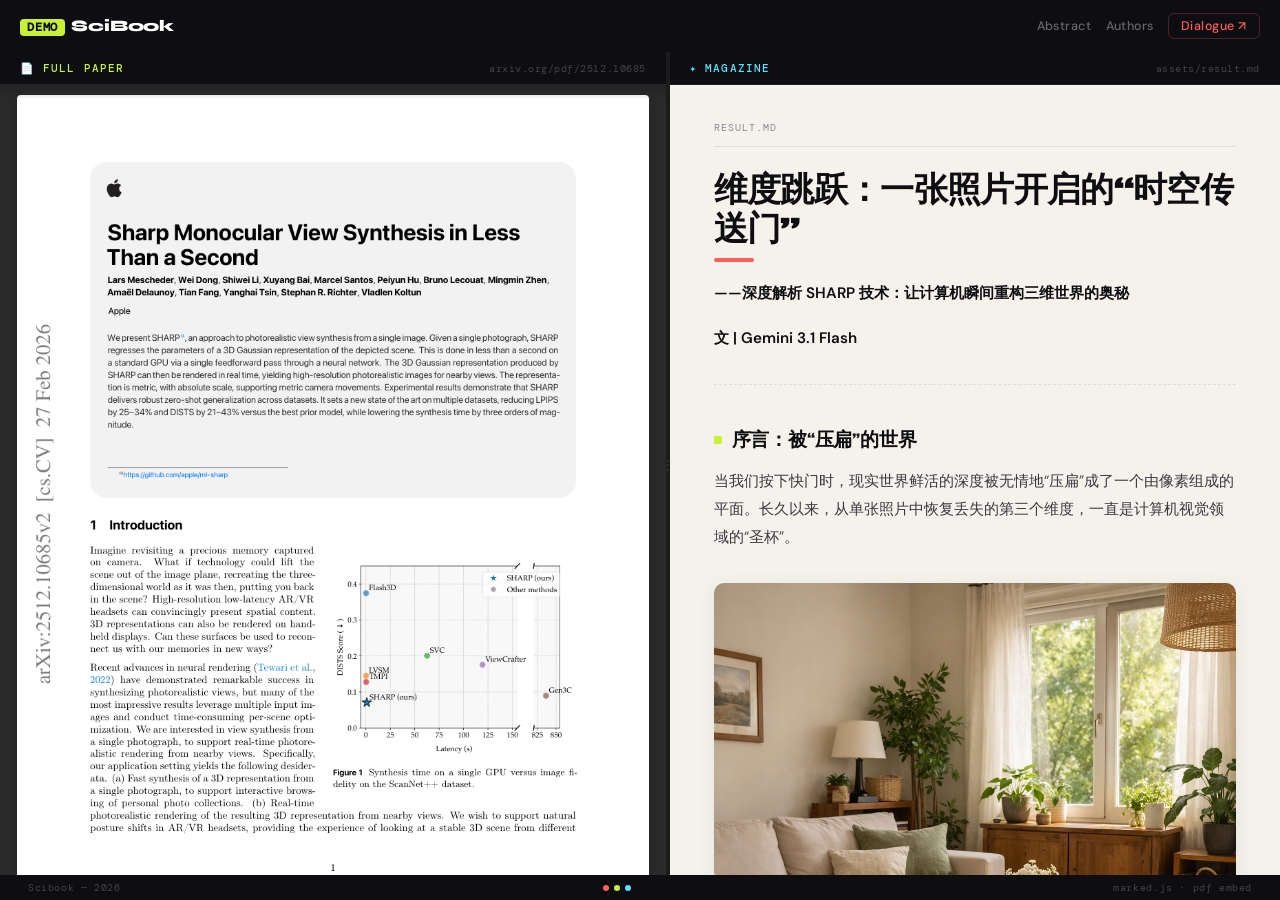
<file: index.html>
<!DOCTYPE html>
<html lang="zh">

<head>
  <meta charset="UTF-8" />
  <meta name="viewport" content="width=device-width, initial-scale=1.0" />
  <title>SciBook Demo</title>
  <link rel="preconnect" href="https://fonts.googleapis.com">
  <link
    href="https://fonts.googleapis.com/css2?family=Syne:wght@400;600;700;800&family=DM+Sans:ital,wght@0,300;0,400;0,500;1,300&family=DM+Mono:wght@400;500&display=swap"
    rel="stylesheet">
  <script src="marked.js"></script>
  <link rel="stylesheet" href="assets/styles.css" />
</head>

<body>
  <header class="topbar">
    <div class="topbar-left">
      <div class="logo"><span>DEMO</span>SciBook</div>
    </div>
    <nav class="topbar-right">
      <button class="nav-link" onclick="openModal('modal-abstract')">Abstract</button>
      <button class="nav-link" onclick="openModal('modal-authors')">Authors</button>
      <button class="nav-link nav-link-dialogue" onclick="openDialogue()">Dialogue ↗</button>
    </nav>
  </header>

  <main class="workspace">

    <!-- LEFT: PDF -->
    <div class="panel panel-left" id="panel-pdf">
      <div class="panel-header">
        <span class="panel-label">📄 Full Paper</span>
        <span class="panel-tag">arxiv.org/pdf/2512.10685</span>
      </div>
      <div class="pdf-body" id="pdf-container">
        <object data="https://cn.arxiv.org/pdf/2512.10685" type="application/pdf" width="100%" height="100%" onerror="draw_pngs()">
          <!-- Load PNG if pdf isn't ready -->
        </object>
      </div>
    </div>

    <div class="divider" id="divider"></div>

    <!-- RIGHT: MARKDOWN -->
    <div class="panel panel-right" id="panel-mag">
      <div class="panel-header">
        <span class="panel-label">✦ Magazine</span>
        <span class="panel-tag">assets/result.md</span>
      </div>
      <div class="md-body">
        <div class="loader" id="loader">
          <div class="loader-ring"></div>
          <p>Loading result.md…</p>
        </div>
        <div id="md-out"></div>
      </div>
    </div>

  </main>

  <!-- MOBILE TAB BAR -->
  <div class="tab-bar" id="tabBar">
    <button class="tab-pdf active" onclick="switchTab('pdf')">📄 Paper</button>
    <button class="tab-mag" onclick="switchTab('mag')">✦ Magazine</button>
  </div>

  <footer class="footer-strip">
    <span>Scibook — 2026</span>
    <div class="dot-row"><i></i><i></i><i></i></div>
    <span>marked.js · pdf embed</span>
  </footer>

  <!-- ABSTRACT MODAL -->
  <div class="modal-bg" id="modal-abstract" onclick="if(event.target===this)closeModal('modal-abstract')">
    <div class="modal">
      <div class="modal-top">
        <div>
          <div class="modal-top-label">Abstract</div>
          <div class="modal-title">SciBook: A Multi-Agent Dialogue System for Paper Reading Assistance</div>
        </div>
        <button class="modal-close" onclick="closeModal('modal-abstract')">✕</button>
      </div>
      <div class="modal-body">
        <p class="modal-abstract-text">
          学术论文的阅读门槛极高，非专业读者往往难以从中获取有效信息。本文提出
          <strong>SciBook</strong>——一种基于多智能体对话的论文阅读辅助系统，能够将学术论文自动转化为适合青少年阅读的科普文章。系统以<strong>检索增强生成（RAG）</strong>为基础，确保所有智能体的生成内容始终锚定于原文，从而保证科学准确性。SciBook
          协调多个角色各异的智能体协同工作，包括<em>撰稿智能体</em>、<em>同行评审智能体</em>与<em>可读性编辑智能体</em>，分别负责内容创作、科学性审查与语言适龄化改写。各智能体在结构化的多轮对话中相互博弈：撰稿智能体生成初稿，评审智能体提出异议，编辑智能体持续优化表达，经过若干轮争执与修订后最终达成共识，输出一篇兼具<strong>科学严谨性</strong>与<strong>青少年可读性</strong>的科普文章。
        </p>
      </div>
    </div>
  </div>

  <!-- AUTHORS MODAL -->
  <div class="modal-bg" id="modal-authors" onclick="if(event.target===this)closeModal('modal-authors')">
    <div class="modal">
      <div class="modal-top">
        <div>
          <div class="modal-top-label">Authors</div>
          <div class="modal-title">Research Team</div>
        </div>
        <button class="modal-close" onclick="closeModal('modal-authors')">✕</button>
      </div>
      <div class="modal-body">
        <div class="authors-grid">
          <div class="author-card">
            <div class="author-avatar" style="background:#c8f13533;">GL</div>
            <div class="author-info">
              <div class="author-name">罗及恩</div>
              <div class="author-affil">CNUHS, 2024 Class 02</div>
            </div>
            <span class="author-tag">作者</span>
          </div>
          <div class="author-card">
            <div class="author-avatar" style="background:#ff5c5c33;">LB</div>
            <div class="author-info">
              <div class="author-name">李秉蔚</div>
              <div class="author-affil">CNUHS</div>
            </div>
            <span class="author-tag">指导老师</span>
          </div>
        </div>
      </div>
    </div>
  </div>

  <!-- DIALOGUE MODAL -->
  <div class="modal-bg" id="modal-dialogue" onclick="if(event.target===this)closeModal('modal-dialogue')">
    <div class="modal">
      <div class="modal-top">
        <div>
          <div class="modal-top-label">Agent Dialogue</div>
          <div class="modal-title">智能体对话记录</div>
        </div>
        <button class="modal-close" onclick="closeModal('modal-dialogue')">✕</button>
      </div>
      <div class="modal-body">
        <div class="dialogue-meta" id="dialogue-meta"></div>
        <div class="dialogue-scroll" id="dialogue-scroll">
          <div class="dialogue-loading">
            <div class="loader-ring" style="width:20px;height:20px;border-width:2px;"></div>
            加载中…
          </div>
        </div>
      </div>
    </div>
  </div>

  <script>
    (function() {
  var ua = navigator.userAgent.toLowerCase();
  var isWeChat = /micromessenger/.test(ua);
  if (isWeChat) {
    window.location.href="check.html";
  }
})();
    /* ── Modal ── */
    function openModal(id) { document.getElementById(id).classList.add('open'); }
    function closeModal(id) { document.getElementById(id).classList.remove('open'); }
    document.addEventListener('keydown', e => {
      if (e.key === 'Escape')
        document.querySelectorAll('.modal-bg.open').forEach(m => m.classList.remove('open'));
    });

    /* ── Mobile tab switch ── */
    let activeTab = 'pdf';
    function switchTab(tab) {
      activeTab = tab;
      const pdf = document.getElementById('panel-pdf');
      const mag = document.getElementById('panel-mag');
      const btnPdf = document.querySelector('.tab-pdf');
      const btnMag = document.querySelector('.tab-mag');
      if (tab === 'pdf') {
        pdf.classList.remove('hidden');
        mag.classList.add('hidden');
        btnPdf.classList.add('active');
        btnMag.classList.remove('active');
      } else {
        mag.classList.remove('hidden');
        pdf.classList.add('hidden');
        btnMag.classList.add('active');
        btnPdf.classList.remove('active');
      }
    }
    // On mobile default: show PDF first
    function initMobileTabs() {
      if (window.innerWidth <= 768) {
        document.getElementById('panel-mag').classList.add('hidden');
      }
    }
    initMobileTabs();
    window.addEventListener('resize', () => {
      const pdf = document.getElementById('panel-pdf');
      const mag = document.getElementById('panel-mag');
      if (window.innerWidth > 768) {
        pdf.classList.remove('hidden');
        mag.classList.remove('hidden');
      } else {
        switchTab(activeTab);
      }
    });

    /* ── Agent colors ── */
    const PALETTE = [
      { bg: '#c8f13522', border: '#c8f13577', text: '#4a6e00' },
      { bg: '#5ce1ff22', border: '#5ce1ff77', text: '#007799' },
      { bg: '#ff5c5c22', border: '#ff5c5c77', text: '#cc2200' },
      { bg: '#d4a8ff22', border: '#d4a8ff77', text: '#6600bb' },
      { bg: '#ffcc5522', border: '#ffcc5577', text: '#886600' },
    ];
    const colorMap = {};
    let ci = 0;
    function getColor(name) {
      if (!colorMap[name]) colorMap[name] = PALETTE[ci++ % PALETTE.length];
      return colorMap[name];
    }
    function initials(name) { return name.replace(/智能体$/, '').slice(0, 2); }

    /* ── Dialogue ── */
    let dialogueLoaded = false;
    async function openDialogue() {
      openModal('modal-dialogue');
      if (dialogueLoaded) return;
      const scroll = document.getElementById('dialogue-scroll');
      const meta = document.getElementById('dialogue-meta');
      try {
        const res = await fetch('assets/conversations.json');
        if (!res.ok) throw new Error(`HTTP ${res.status}`);
        const data = await res.json();
        meta.innerHTML = (data.agents || []).map(a => {
          const c = getColor(a.name);
          return `<span class="agent-pill" style="color:${c.text};border-color:${c.border};background:${c.bg}">${a.name} · ${a.role}</span>`;
        }).join('');
        let lastRound = null;
        scroll.innerHTML = data.turns.map((t, i) => {
          const c = getColor(t.agent);
          let html = '';
          if (t.round != null && t.round !== lastRound) {
            html += `<div class="round-divider">Round ${t.round}</div>`;
            lastRound = t.round;
          }
          html += `
        <div class="turn" style="animation-delay:${i * 0.035}s">
          <div class="turn-avatar" style="background:${c.bg};border:1.5px solid ${c.border};color:${c.text}">${initials(t.agent)}</div>
          <div class="turn-body">
            <div class="turn-header">
              <span class="turn-agent" style="color:${c.text}">${t.agent}</span>
              <span class="turn-role">${t.role || ''}</span>
            </div>
            <div class="turn-text">${marked.parse(t.text)}</div>
          </div>
        </div>`;
          return html;
        }).join('');
        dialogueLoaded = true;
      } catch (e) {
        scroll.innerHTML = `<div class="dialogue-err">无法加载 assets/conversations.json<br><small style="color:#aaa">${e.message}</small></div>`;
      }
    }

    /* ── Load Markdown ── */
    (async () => {
      const loader = document.getElementById('loader');
      const out = document.getElementById('md-out');
      try {
        const res = await fetch('assets/result.md');
        if (!res.ok) throw new Error(`HTTP ${res.status}`);
        const text = await res.text();
        loader.style.display = 'none';
        out.innerHTML = marked.parse(text);
      } catch (e) {
        loader.innerHTML = `
      <svg width="36" height="36" viewBox="0 0 24 24" fill="none" stroke="#ff5c5c" stroke-width="1.5">
        <circle cx="12" cy="12" r="10"/>
        <line x1="12" y1="8" x2="12" y2="12"/>
        <line x1="12" y1="16" x2="12.01" y2="16"/>
      </svg>
      <p style="color:#ff5c5c;margin-top:4px">无法加载 assets/result.md</p>
      <p style="color:#aaa;font-size:0.72rem">${e.message}</p>`;
      }
    })();

    /* ── Drag resize (desktop only) ── */
    const divider = document.getElementById('divider');
    const left = document.querySelector('.panel-left');
    const ws = document.querySelector('.workspace');
    let drag = false, sx = 0, sw = 0;
    divider.addEventListener('mousedown', e => {
      drag = true; sx = e.clientX;
      sw = left.getBoundingClientRect().width;
      divider.classList.add('active');
      document.body.style.userSelect = 'none';
      document.body.style.cursor = 'col-resize';
    });
    document.addEventListener('mousemove', e => {
      if (!drag) return;
      const total = ws.getBoundingClientRect().width;
      const nw = Math.min(Math.max(sw + e.clientX - sx, 240), total - 244);
      left.style.width = nw + 'px';
    });
    document.addEventListener('mouseup', () => {
      if (!drag) return;
      drag = false;
      divider.classList.remove('active');
      document.body.style.userSelect = '';
      document.body.style.cursor = '';
    });

    function draw_pngs() {
      const container = document.getElementById('pdf-container'); // 或者你的 pdf 容器
      for (let i = 1; i <= 10; i++) {
        const img = new Image();
        img.src = `assets/paper_snapshot/shotsshot${i}.png`;
        //img.onload = () => img.classList.add('loaded'); // 加载完再显示
        //img.loading = "lazy"; // 救命的延迟加载
        container.appendChild(img);
      }
    }
  </script>
  <script type="text/javascript">
    (function (c, l, a, r, i, t, y) {
      c[a] = c[a] || function () { (c[a].q = c[a].q || []).push(arguments) };
      t = l.createElement(r); t.async = 1; t.src = "https://www.clarity.ms/tag/" + i;
      y = l.getElementsByTagName(r)[0]; y.parentNode.insertBefore(t, y);
    })(window, document, "clarity", "script", "vt3v50xev9");
  </script>
</body>

</html>
</file>
<file: assets/styles.css>
:root {
    --lime: #c8f135;
    --coral: #ff5c5c;
    --sky: #5ce1ff;
    --ink: #0e0e12;
    --paper: #f5f2eb;
    --muted: #8a8794;
    --border: #e2ddd4;
}

*,
*::before,
*::after {
    box-sizing: border-box;
    margin: 0;
    padding: 0;
}

html,
body {
    height: 100%;
    overflow: hidden;
}

body {
    font-family: 'DM Sans', sans-serif;
    background: var(--paper);
    color: var(--ink);
    display: flex;
    flex-direction: column;
}

/* ── TOPBAR ── */
.topbar {
    display: flex;
    align-items: center;
    justify-content: space-between;
    padding: 0 20px;
    height: 52px;
    background: var(--ink);
    flex-shrink: 0;
    z-index: 10;
}

.topbar-left {
    display: flex;
    align-items: center;
    gap: 14px;
}

.logo {
    font-family: 'Syne', sans-serif;
    font-weight: 800;
    font-size: 1rem;
    color: #fff;
    letter-spacing: -0.01em;
    white-space: nowrap;
}

.logo span {
    display: inline-block;
    background: var(--lime);
    color: var(--ink);
    padding: 1px 7px;
    border-radius: 4px;
    margin-right: 6px;
    font-size: 0.72rem;
    letter-spacing: 0.07em;
    font-weight: 700;
    vertical-align: middle;
    font-family: 'DM Mono', monospace;
}

.topbar-right {
    display: flex;
    align-items: center;
    gap: 14px;
}

.nav-link {
    font-size: 0.78rem;
    font-weight: 500;
    color: #666;
    text-decoration: none;
    letter-spacing: 0.04em;
    transition: color 0.15s;
    cursor: pointer;
    background: none;
    border: none;
    font-family: 'DM Sans', sans-serif;
    padding: 0;
    white-space: nowrap;
}

.nav-link:hover {
    color: #fff;
}

.nav-link-dialogue {
    color: var(--coral) !important;
    border: 1px solid #ff5c5c44;
    padding: 4px 12px;
    border-radius: 6px;
    transition: background 0.15s, border-color 0.15s !important;
}

.nav-link-dialogue:hover {
    background: #ff5c5c18;
    border-color: var(--coral);
}

/* mobile tab bar (hidden on desktop) */
.tab-bar {
    display: none;
    background: var(--ink);
    border-top: 1px solid #222;
    flex-shrink: 0;
}

.tab-bar button {
    flex: 1;
    padding: 10px 0;
    background: none;
    border: none;
    font-family: 'DM Mono', monospace;
    font-size: 0.65rem;
    letter-spacing: 0.08em;
    text-transform: uppercase;
    color: #555;
    cursor: pointer;
    transition: color 0.15s, border-bottom 0.15s;
    border-bottom: 2px solid transparent;
}

.tab-bar button.active {
    color: var(--lime);
    border-bottom-color: var(--lime);
}

.tab-bar button.tab-mag.active {
    color: var(--sky);
    border-bottom-color: var(--sky);
}

/* ── WORKSPACE ── */
.workspace {
    display: flex;
    flex: 1;
    overflow: hidden;
}

.panel {
    display: flex;
    flex-direction: column;
    overflow: hidden;
}

.panel-left {
    width: 52%;
    min-width: 260px;
}

.panel-right {
    flex: 1;
    min-width: 260px;
}

/* ── PANEL HEADERS ── */
.panel-header {
    display: flex;
    align-items: center;
    justify-content: space-between;
    padding: 9px 20px;
    background: var(--ink);
    border-bottom: 1px solid #222;
    flex-shrink: 0;
}

.panel-label {
    font-family: 'DM Mono', monospace;
    font-size: 0.68rem;
    font-weight: 500;
    letter-spacing: 0.1em;
    text-transform: uppercase;
}

.panel-left .panel-label {
    color: var(--lime);
}

.panel-right .panel-label {
    color: var(--sky);
}

.panel-tag {
    font-family: 'DM Mono', monospace;
    font-size: 0.64rem;
    color: #444;
    letter-spacing: 0.05em;
}

/* ── PDF ── */
.pdf-body {
    flex: 1;
    background: #2a2a2a;
    position: relative;
    overflow-y: auto;
    overflow-x: hidden;
}

.pdf-body::before {
    content: '';
    position: absolute;
    top: 0;
    left: 0;
    right: 0;
    height: 14px;
    background: linear-gradient(to bottom, #1a1a1a55, transparent);
    z-index: 2;
    pointer-events: none;
}

.pdf-body img {
    width: 95%;
    display: block;
    margin: 10px auto;
    border-radius: 4px;
    box-shadow: 0 4px 12px rgba(0,0,0,0.15);
    transition: opacity 0.5s ease-in;
}

.pdf-body img.loaded {
    opacity: 1;
}

iframe {
    width: 100%;
    height: 100%;
    border: none;
    display: block;
}

/* ── DIVIDER ── */
.divider {
    width: 4px;
    background: #1c1c1c;
    cursor: col-resize;
    flex-shrink: 0;
    position: relative;
    transition: background 0.18s;
}

.divider::after {
    content: '⋮';
    position: absolute;
    top: 50%;
    left: 50%;
    transform: translate(-50%, -50%);
    color: #3a3a3a;
    font-size: 13px;
    pointer-events: none;
}

.divider:hover,
.divider.active {
    background: var(--lime);
}

.divider:hover::after,
.divider.active::after {
    color: var(--ink);
}

/* ── MARKDOWN BODY ── */
.md-body {
    flex: 1;
    overflow-y: auto;
    padding: 36px 44px 60px;
    background: var(--paper);
    scroll-behavior: smooth;
}

.md-body::-webkit-scrollbar {
    width: 5px;
}

.md-body::-webkit-scrollbar-thumb {
    background: var(--border);
    border-radius: 3px;
}

.md-body::-webkit-scrollbar-thumb:hover {
    background: #ccc;
}

/* loader */
.loader {
    display: flex;
    flex-direction: column;
    align-items: center;
    justify-content: center;
    min-height: 200px;
    gap: 14px;
}

.loader-ring {
    width: 32px;
    height: 32px;
    border: 3px solid var(--border);
    border-top-color: var(--coral);
    border-radius: 50%;
    animation: spin 0.7s linear infinite;
}

@keyframes spin {
    to {
    transform: rotate(360deg);
    }
}

.loader p {
    font-size: 0.78rem;
    color: var(--muted);
    letter-spacing: 0.04em;
}

/* ── MARKDOWN TYPOGRAPHY ── */
#md-out {
    max-width: 660px;
    margin: 0 auto;
    animation: fadeUp 0.38s ease both;
}

@keyframes fadeUp {
    from {
    opacity: 0;
    transform: translateY(10px);
    }

    to {
    opacity: 1;
    transform: translateY(0);
    }
}

#md-out::before {
    content: 'result.md';
    display: block;
    font-family: 'DM Mono', monospace;
    font-size: 0.64rem;
    color: var(--muted);
    letter-spacing: 0.1em;
    text-transform: uppercase;
    margin-bottom: 24px;
    padding-bottom: 12px;
    border-bottom: 1px solid var(--border);
}

#md-out h1 {
    font-family: 'Syne', sans-serif;
    font-weight: 800;
    font-size: 2.1rem;
    line-height: 1.15;
    letter-spacing: -0.02em;
    color: var(--ink);
    margin-bottom: 0.5em;
}

#md-out h1::after {
    content: '';
    display: block;
    width: 40px;
    height: 4px;
    background: var(--coral);
    border-radius: 2px;
    margin-top: 10px;
}

#md-out h2 {
    font-family: 'Syne', sans-serif;
    font-weight: 700;
    font-size: 1.2rem;
    letter-spacing: -0.01em;
    color: var(--ink);
    margin: 2.2em 0 0.7em;
    display: flex;
    align-items: center;
    gap: 10px;
}

#md-out h2::before {
    content: '';
    display: inline-block;
    width: 8px;
    height: 8px;
    background: var(--lime);
    border-radius: 2px;
    flex-shrink: 0;
}

#md-out h3 {
    font-family: 'Syne', sans-serif;
    font-weight: 600;
    font-size: 1rem;
    color: #333;
    margin: 1.6em 0 0.5em;
}

#md-out p {
    font-size: 0.95rem;
    line-height: 1.85;
    color: #3a3740;
    margin-bottom: 1.1em;
    font-weight: 300;
}

#md-out strong {
    color: var(--ink);
    font-weight: 600;
}

#md-out em {
    color: #5a5770;
    font-style: italic;
}

#md-out a {
    color: var(--coral);
    text-decoration: none;
    border-bottom: 1px solid #ff5c5c55;
    transition: border-color 0.15s;
}

#md-out a:hover {
    border-color: var(--coral);
}

#md-out code {
    font-family: 'DM Mono', monospace;
    font-size: 0.82em;
    background: #ede9df;
    color: #b8393a;
    padding: 2px 7px;
    border-radius: 5px;
}

#md-out pre {
    background: var(--ink);
    border-radius: 10px;
    padding: 20px 24px;
    overflow-x: auto;
    margin: 1.4em 0;
    position: relative;
}

#md-out pre::before {
    content: 'code';
    position: absolute;
    top: 10px;
    right: 14px;
    font-family: 'DM Mono', monospace;
    font-size: 0.6rem;
    color: #444;
    letter-spacing: 0.08em;
    text-transform: uppercase;
}

#md-out pre code {
    background: none;
    color: var(--lime);
    padding: 0;
    font-size: 0.85rem;
    line-height: 1.7;
}

#md-out blockquote {
    margin: 1.4em 0;
    padding: 14px 20px;
    border-left: 3px solid var(--sky);
    background: #eef8ff;
    border-radius: 0 8px 8px 0;
    font-style: italic;
    color: #4a5070;
    font-size: 0.93rem;
    line-height: 1.72;
}

#md-out ul,
#md-out ol {
    padding-left: 1.4em;
    margin-bottom: 1.1em;
    color: #3a3740;
    font-size: 0.95rem;
    line-height: 1.8;
    font-weight: 300;
}

#md-out li {
    margin-bottom: 0.25em;
}

#md-out li::marker {
    color: var(--coral);
}

#md-out hr {
    border: none;
    border-top: 1px dashed var(--border);
    margin: 2em 0;
}

#md-out table {
    width: 100%;
    border-collapse: collapse;
    margin: 1.4em 0;
    font-size: 0.88rem;
}

#md-out th {
    font-family: 'Syne', sans-serif;
    font-weight: 700;
    font-size: 0.73rem;
    text-transform: uppercase;
    letter-spacing: 0.07em;
    background: var(--ink);
    color: var(--lime);
    padding: 10px 14px;
    text-align: left;
}

#md-out td {
    padding: 9px 14px;
    border-bottom: 1px solid var(--border);
    color: #3a3740;
    font-weight: 300;
}

#md-out tr:hover td {
    background: #efebe0;
}

#md-out img {
    max-width: 100%;
    border-radius: 10px;
    margin: 1em 0;
    box-shadow: 0 4px 20px #0001;
}

/* ── FOOTER ── */
.footer-strip {
    background: var(--ink);
    padding: 6px 28px;
    display: flex;
    align-items: center;
    justify-content: space-between;
    flex-shrink: 0;
}

.footer-strip span {
    font-family: 'DM Mono', monospace;
    font-size: 0.63rem;
    color: #444;
    letter-spacing: 0.06em;
}

.dot-row {
    display: flex;
    gap: 5px;
}

.dot-row i {
    width: 6px;
    height: 6px;
    border-radius: 50%;
    display: inline-block;
}

.dot-row i:nth-child(1) {
    background: var(--coral);
}

.dot-row i:nth-child(2) {
    background: var(--lime);
}

.dot-row i:nth-child(3) {
    background: var(--sky);
}

/* ── MODAL (shared) ── */
.modal-bg {
    display: none;
    position: fixed;
    inset: 0;
    background: #0e0e1288;
    backdrop-filter: blur(6px);
    -webkit-backdrop-filter: blur(6px);
    z-index: 200;
    align-items: center;
    justify-content: center;
    padding: 16px;
}

.modal-bg.open {
    display: flex;
}

.modal {
    background: var(--paper);
    border-radius: 16px;
    width: 100%;
    max-width: 560px;
    box-shadow: 0 32px 80px #0007;
    position: relative;
    animation: popIn 0.24s cubic-bezier(0.34, 1.56, 0.64, 1) both;
    overflow: hidden;
}

@keyframes popIn {
    from {
    opacity: 0;
    transform: translateY(16px) scale(0.96);
    }

    to {
    opacity: 1;
    transform: translateY(0) scale(1);
    }
}

.modal-top {
    background: var(--ink);
    padding: 18px 20px 16px;
    display: flex;
    align-items: center;
    justify-content: space-between;
}

.modal-top-label {
    font-family: 'DM Mono', monospace;
    font-size: 0.65rem;
    letter-spacing: 0.12em;
    text-transform: uppercase;
}

#modal-abstract .modal-top-label {
    color: var(--lime);
}

#modal-authors .modal-top-label {
    color: var(--sky);
}

#modal-dialogue .modal-top-label {
    color: var(--coral);
}

.modal-title {
    font-family: 'Syne', sans-serif;
    font-weight: 800;
    font-size: 1.1rem;
    color: #fff;
    margin-top: 5px;
    letter-spacing: -0.01em;
    line-height: 1.3;
}

.modal-close {
    background: #ffffff18;
    border: none;
    color: #aaa;
    width: 28px;
    height: 28px;
    border-radius: 8px;
    font-size: 1rem;
    cursor: pointer;
    display: flex;
    align-items: center;
    justify-content: center;
    transition: background 0.15s, color 0.15s;
    flex-shrink: 0;
    align-self: flex-start;
}

.modal-close:hover {
    background: #ffffff28;
    color: #fff;
}

.modal-body {
    padding: 20px 22px 24px;
}

/* abstract */
.modal-abstract-text {
    font-size: 0.92rem;
    line-height: 1.85;
    color: #3a3740;
    font-weight: 300;
}

.modal-abstract-text strong {
    color: var(--ink);
    font-weight: 600;
}

/* authors */
.authors-grid {
    display: flex;
    flex-direction: column;
    gap: 12px;
}

.author-card {
    display: flex;
    align-items: center;
    gap: 14px;
    padding: 12px 14px;
    background: #fff;
    border-radius: 10px;
    border: 1px solid var(--border);
    transition: border-color 0.15s, box-shadow 0.15s;
}

.author-card:hover {
    border-color: #ccc;
    box-shadow: 0 2px 12px #0000080a;
}

.author-avatar {
    width: 36px;
    height: 36px;
    border-radius: 10px;
    display: flex;
    align-items: center;
    justify-content: center;
    font-family: 'Syne', sans-serif;
    font-weight: 800;
    font-size: 0.85rem;
    flex-shrink: 0;
    color: var(--ink);
}

.author-info {
    flex: 1;
    min-width: 0;
}

.author-name {
    font-family: 'Syne', sans-serif;
    font-weight: 700;
    font-size: 0.88rem;
    color: var(--ink);
    white-space: nowrap;
    overflow: hidden;
    text-overflow: ellipsis;
}

.author-affil {
    font-size: 0.75rem;
    color: var(--muted);
    font-weight: 300;
    margin-top: 1px;
    white-space: nowrap;
    overflow: hidden;
    text-overflow: ellipsis;
}

.author-tag {
    font-family: 'DM Mono', monospace;
    font-size: 0.6rem;
    letter-spacing: 0.06em;
    padding: 2px 8px;
    border-radius: 20px;
    background: #f0f0f0;
    color: #888;
    white-space: nowrap;
}

/* ── DIALOGUE MODAL ── */
#modal-dialogue .modal {
    max-width: 680px;
    max-height: 85vh;
    display: flex;
    flex-direction: column;
}

#modal-dialogue .modal-body {
    display: flex;
    flex-direction: column;
    overflow: hidden;
    flex: 1;
    min-height: 0;
}

.dialogue-meta {
    display: flex;
    gap: 8px;
    flex-wrap: wrap;
    margin-bottom: 16px;
    flex-shrink: 0;
}

.agent-pill {
    font-family: 'DM Mono', monospace;
    font-size: 0.62rem;
    letter-spacing: 0.06em;
    padding: 3px 10px;
    border-radius: 20px;
    border: 1px solid;
    text-transform: uppercase;
}

.dialogue-scroll {
    overflow-y: auto;
    display: flex;
    flex-direction: column;
    gap: 12px;
    padding-right: 4px;
}

.dialogue-scroll::-webkit-scrollbar {
    width: 4px;
}

.dialogue-scroll::-webkit-scrollbar-thumb {
    background: var(--border);
    border-radius: 2px;
}

.turn {
    display: flex;
    gap: 12px;
    align-items: flex-start;
    animation: fadeUp 0.2s ease both;
}

.turn-avatar {
    width: 32px;
    height: 32px;
    border-radius: 9px;
    display: flex;
    align-items: center;
    justify-content: center;
    font-family: 'Syne', sans-serif;
    font-weight: 800;
    font-size: 0.68rem;
    flex-shrink: 0;
    margin-top: 2px;
}

.turn-body {
    flex: 1;
    min-width: 0;
}

.turn-header {
    display: flex;
    align-items: baseline;
    gap: 8px;
    margin-bottom: 5px;
}

.turn-agent {
    font-family: 'Syne', sans-serif;
    font-weight: 700;
    font-size: 0.8rem;
}

.turn-role {
    font-family: 'DM Mono', monospace;
    font-size: 0.6rem;
    color: var(--muted);
    letter-spacing: 0.05em;
}

.turn-text {
    font-size: 0.88rem;
    line-height: 1.75;
    color: #3a3740;
    font-weight: 300;
    background: #fff;
    border: 1px solid var(--border);
    border-radius: 4px 12px 12px 12px;
    padding: 10px 14px;
}

.round-divider {
    text-align: center;
    font-family: 'DM Mono', monospace;
    font-size: 0.6rem;
    color: #bbb;
    letter-spacing: 0.1em;
    text-transform: uppercase;
    position: relative;
    margin: 4px 0;
    flex-shrink: 0;
}

.round-divider::before,
.round-divider::after {
    content: '';
    position: absolute;
    top: 50%;
    width: 40%;
    height: 1px;
    background: var(--border);
}

.round-divider::before {
    left: 0;
}

.round-divider::after {
    right: 0;
}

.dialogue-loading {
    display: flex;
    align-items: center;
    justify-content: center;
    gap: 10px;
    padding: 40px 0;
    font-size: 0.8rem;
    color: var(--muted);
}

.dialogue-err {
    color: var(--coral);
    font-size: 0.82rem;
    text-align: center;
    padding: 30px 0;
    line-height: 1.8;
}

/* ────────────────────────────────────────
RESPONSIVE — tablet ≤ 768px
──────────────────────────────────────── */
@media (max-width: 768px) {

    /* hide desktop divider */
    .divider {
    display: none;
    }

    /* stack panels vertically, show only the active one */
    .workspace {
    position: relative;
    }

    .panel {
    position: absolute;
    inset: 0;
    transition: opacity 0.2s, transform 0.2s;
    }

    .panel.hidden {
    opacity: 0;
    pointer-events: none;
    transform: translateX(12px);
    }

    .panel-left,
    .panel-right {
    width: 100%;
    min-width: 0;
    flex: 1;
    }

    /* show tab bar */
    .tab-bar {
    display: flex;
    }

    /* hide Dialogue button text on very small screens if needed */
    .topbar-right {
    gap: 10px;
    }

    .nav-link {
    font-size: 0.72rem;
    }

    .nav-link-dialogue {
    padding: 3px 9px;
    }

    /* tighten topbar */
    .topbar {
    padding: 0 16px;
    }

    /* tighter markdown padding */
    .md-body {
    padding: 24px 20px 40px;
    }

    /* modal full-width on small screens */
    .modal-bg {
    padding: 10px;
    align-items: flex-end;
    }

    .modal {
    border-radius: 16px 16px 12px 12px;
    max-height: 90vh;
    }

    #modal-dialogue .modal {
    max-height: 88vh;
    }

    /* footer shorter */
    .footer-strip {
    padding: 5px 16px;
    }

    .footer-strip .dot-row {
    display: none;
    }
}

/* ── extra small ≤ 420px ── */
@media (max-width: 420px) {
    .logo span {
    display: none;
    }

    #md-out h1 {
    font-size: 1.6rem;
    }

    .modal-title {
    font-size: 0.95rem;
    }
}
</file>
